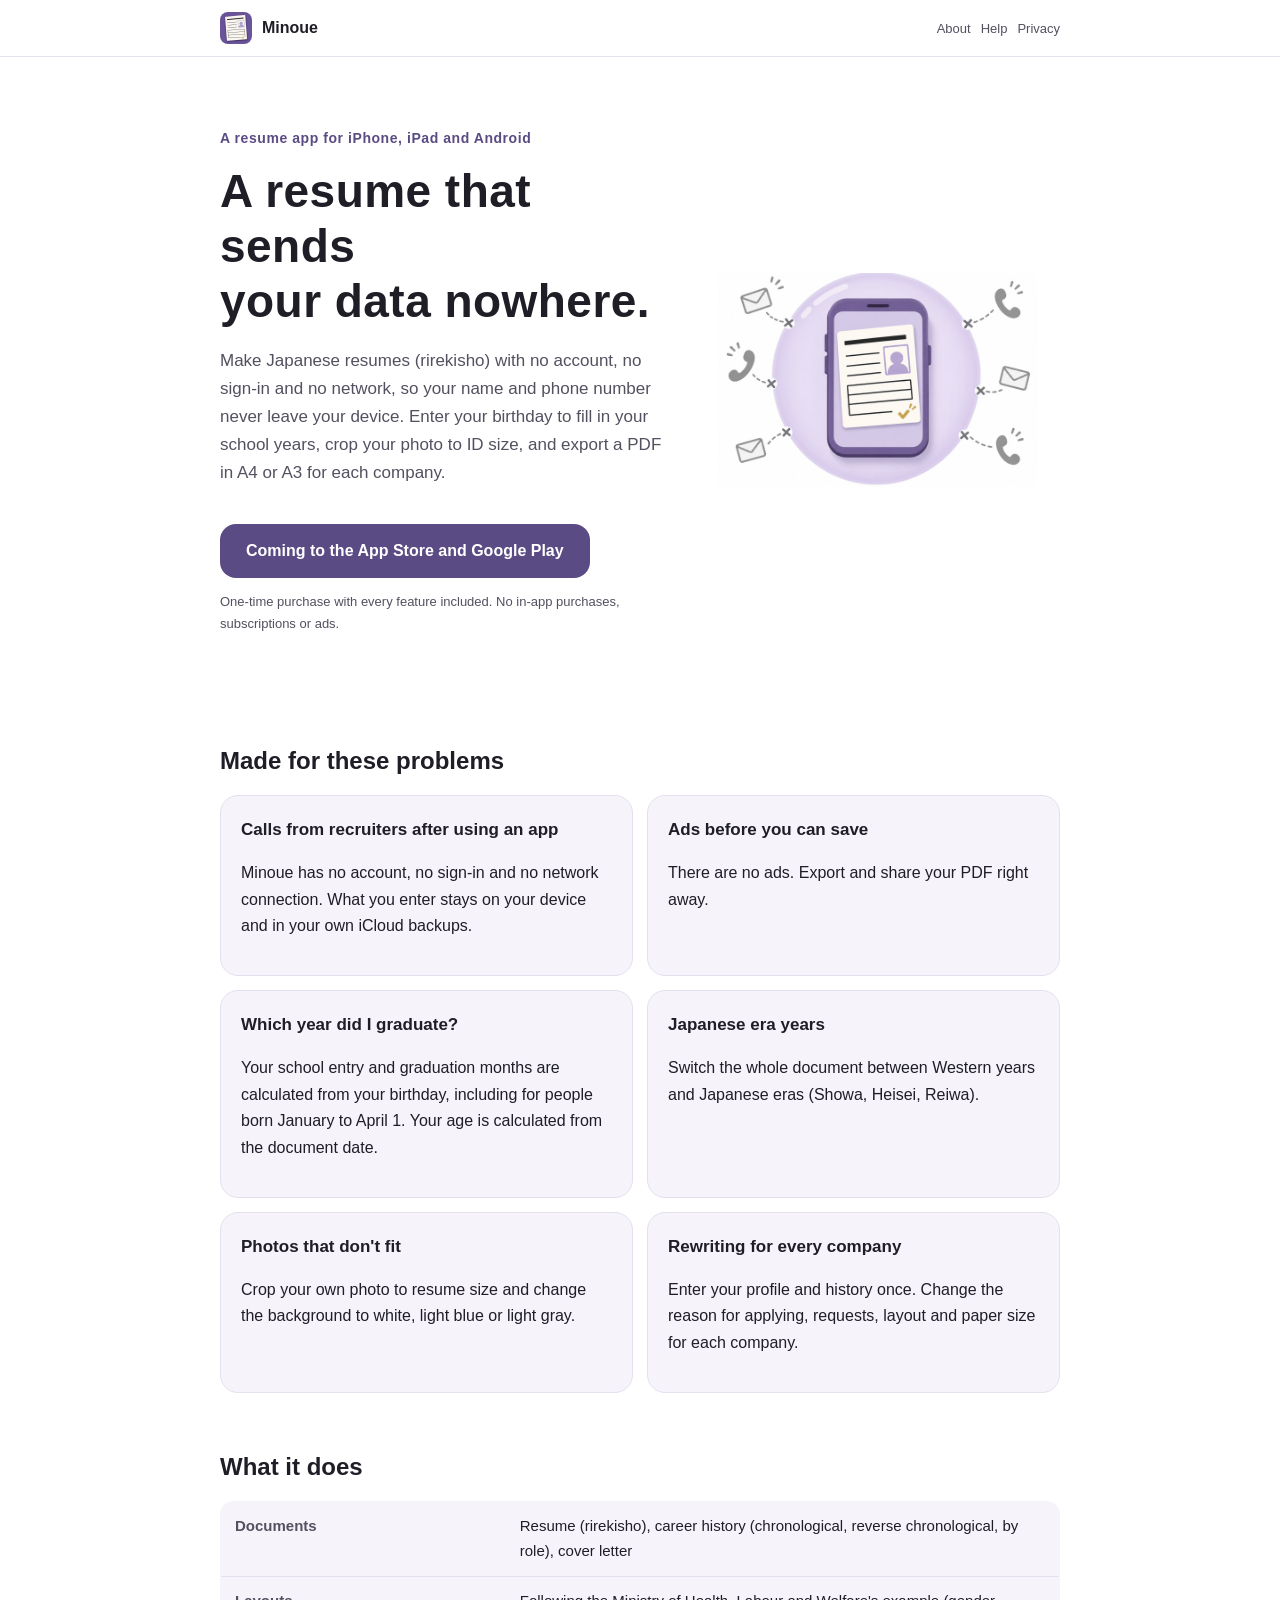
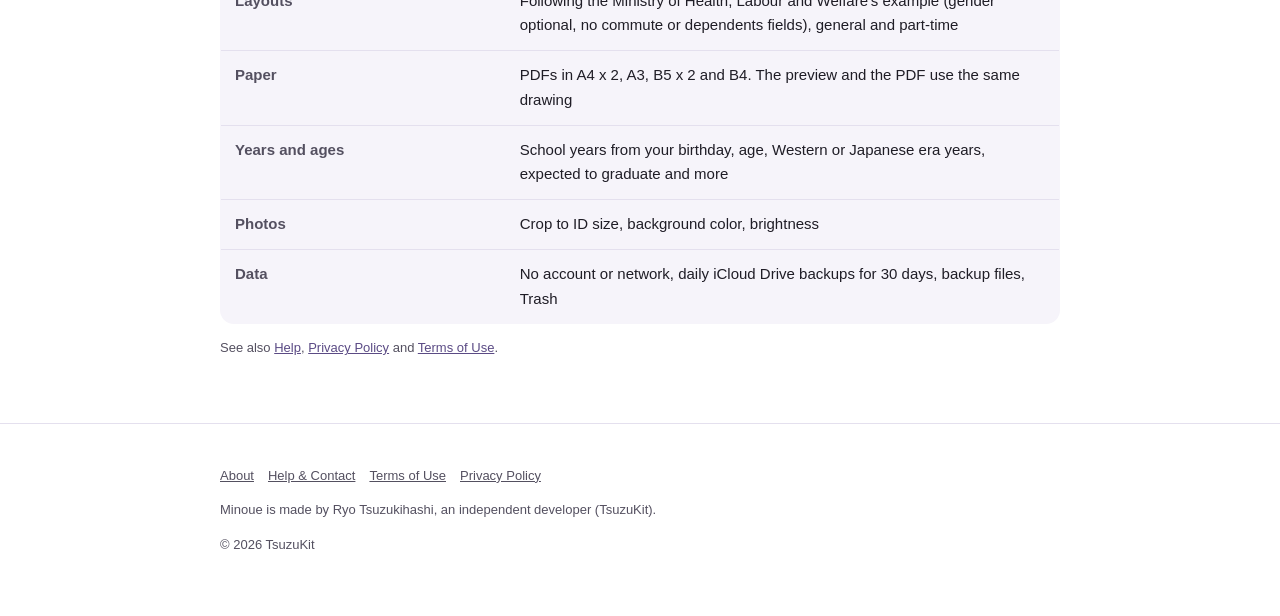
<file: index.html>
<!DOCTYPE html>
<html lang="ja" data-title-ja="みのうえ｜個人情報を送らない履歴書・職務経歴書・送付状" data-title-en="Minoue | Japanese resumes without an account">
<head>
<meta charset="UTF-8">
<meta name="viewport" content="width=device-width, initial-scale=1">
<script>(function(){var l=navigator.languages&&navigator.languages.length?navigator.languages:[navigator.language||"ja"],p="en";for(var i=0;i<l.length;i++){var c=String(l[i]).toLowerCase();if(c.indexOf("ja")===0){p="ja";break}if(c.indexOf("en")===0){p="en";break}}var d=document.documentElement;d.lang=p;var t=d.getAttribute("data-title-"+p);if(t){document.title=t}})();</script>
<title>みのうえ｜個人情報を送らない履歴書・職務経歴書・送付状</title>
<meta name="description" content="登録もログインも通信もしない履歴書のアプリ。生年月日から学歴の年・満年齢と和暦・証明写真の切り抜き・応募先ごとの版・A4/A3 の PDF。広告なしの買い切り。 / Make Japanese resumes (rirekisho), career history documents and cover letters without an account or network. School years from your birthday, ages and eras, ID photo cropping, PDFs. No ads.">
<meta property="og:title" content="みのうえ｜個人情報を送らない履歴書・職務経歴書・送付状">
<meta property="og:description" content="登録もログインも通信もしない履歴書のアプリ。生年月日から学歴の年・満年齢と和暦・証明写真の切り抜き・応募先ごとの版・A4/A3 の PDF。広告なしの買い切り。">
<meta property="og:type" content="website">
<meta property="og:url" content="https://minoue.tsuzukit.com/">
<meta property="og:image" content="https://minoue.tsuzukit.com/assets/og.jpg">
<link rel="icon" href="assets/icon.png">
<link rel="apple-touch-icon" href="assets/icon.png">
<link rel="stylesheet" href="style.css">
</head>
<body>
<div data-l="ja" lang="ja">
<header class="site"><div class="wrap">
<a class="brand" href="./"><img src="assets/icon.png" alt="" width="32" height="32">みのうえ</a>
<nav class="site"><a href="./">紹介</a><a href="support.html">使い方</a><a href="privacy.html">プライバシー</a></nav>
</div></header>
<main class="wrap">
<section class="hero">
<div>
<p class="eyebrow">iPhone・iPad・Android の履歴書アプリ</p>
<h1>個人情報を、<br>どこにも送らない履歴書。</h1>
<p class="lead">登録もログインも通信もしないので、あなたの名前や電話番号はどこにも渡りません。生年月日を入れると学歴の年が並び、写真は証明写真に切り抜き。応募先ごとに、A4 や A3 の PDF にできます。</p>
<a class="cta" href="#store" id="store">App Store・Google Play で配信予定</a>
<p class="note">買い切りで全部の機能が使えます。アプリ内課金・サブスクリプション・広告はありません。</p>
</div>
<img src="assets/hero.jpg" alt="スマホの中の履歴書を、やわらかい円が包んで守っているイラスト" width="360">
</section>

<h2>こんな困りごとのために</h2>
<div class="grid two">
<div class="card"><h3>アプリを使ったら電話がかかってくる</h3><p>みのうえは登録もログインもなく、通信もしません。入れたことは端末の中（と、あなたの iCloud の控え）だけにあります。</p></div>
<div class="card"><h3>広告を見ないと保存できない</h3><p>広告はありません。PDF にするのも、送るのも、そのままできます。</p></div>
<div class="card"><h3>入学・卒業の年が分からない</h3><p>生年月日から、小学校から大学までの入学・卒業の年月を出します（早生まれも）。満年齢も書類の日付で自動です。</p></div>
<div class="card"><h3>和暦で書きたい</h3><p>西暦と和暦（昭和・平成・令和）を、書面全体で切りかえられます。</p></div>
<div class="card"><h3>写真がうまく入らない</h3><p>手持ちの写真から証明写真の大きさに切り抜き、背景を白・淡い青・淡いグレーにできます。</p></div>
<div class="card"><h3>会社ごとに書き直すのが大変</h3><p>プロフィールと学歴・職歴は1回だけ。応募先ごとに、志望の動機や本人希望、様式、紙の大きさを変えられます。</p></div>
</div>

<h2>できること</h2>
<table>
<tr><th>書類</th><td>履歴書・職務経歴書（編年式・逆編年式・キャリア式）・送付状</td></tr>
<tr><th>様式</th><td>厚生労働省の様式例に沿った形（性別は任意・通勤時間や扶養の欄なし）・一般・アルバイト用</td></tr>
<tr><th>紙</th><td>A4 2枚・A3・B5 2枚・B4 の PDF。下見と PDF は同じ描き方</td></tr>
<tr><th>年と年齢</th><td>生年月日から学歴の年・満年齢・西暦と和暦・卒業見込み／高卒認定／在学中／入職 など</td></tr>
<tr><th>写真</th><td>証明写真の大きさに切り抜き・背景の色・明るさ</td></tr>
<tr><th>データ</th><td>登録・通信なし・iCloud Drive に毎日の控え 30日・控えのファイル・ゴミ箱</td></tr>
</table>
<p class="note"><a href="support.html">使い方</a>・<a href="privacy.html">プライバシーポリシー</a>・<a href="terms.html">利用規約</a>もご覧ください。</p>
</main>
<footer class="site"><div class="wrap">
<p><a href="./">紹介</a><a href="support.html">使い方とお問い合わせ</a><a href="terms.html">利用規約</a><a href="privacy.html">プライバシーポリシー</a></p>
<p>みのうえは、個人開発者の續橋涼（TsuzuKit）が作っているアプリです。</p>
<p>© 2026 TsuzuKit</p>
</div></footer>
</div>
<div data-l="en" lang="en">
<header class="site"><div class="wrap">
<a class="brand" href="./"><img src="assets/icon.png" alt="" width="32" height="32">Minoue</a>
<nav class="site"><a href="./">About</a><a href="support.html">Help</a><a href="privacy.html">Privacy</a></nav>
</div></header>
<main class="wrap">
<section class="hero">
<div>
<p class="eyebrow">A resume app for iPhone, iPad and Android</p>
<h1>A resume that sends<br>your data nowhere.</h1>
<p class="lead">Make Japanese resumes (rirekisho) with no account, no sign-in and no network, so your name and phone number never leave your device. Enter your birthday to fill in your school years, crop your photo to ID size, and export a PDF in A4 or A3 for each company.</p>
<a class="cta" href="#store" id="store">Coming to the App Store and Google Play</a>
<p class="note">One-time purchase with every feature included. No in-app purchases, subscriptions or ads.</p>
</div>
<img src="assets/hero.jpg" alt="Illustration of a resume inside a phone, protected by a soft circle" width="360">
</section>

<h2>Made for these problems</h2>
<div class="grid two">
<div class="card"><h3>Calls from recruiters after using an app</h3><p>Minoue has no account, no sign-in and no network connection. What you enter stays on your device and in your own iCloud backups.</p></div>
<div class="card"><h3>Ads before you can save</h3><p>There are no ads. Export and share your PDF right away.</p></div>
<div class="card"><h3>Which year did I graduate?</h3><p>Your school entry and graduation months are calculated from your birthday, including for people born January to April 1. Your age is calculated from the document date.</p></div>
<div class="card"><h3>Japanese era years</h3><p>Switch the whole document between Western years and Japanese eras (Showa, Heisei, Reiwa).</p></div>
<div class="card"><h3>Photos that don't fit</h3><p>Crop your own photo to resume size and change the background to white, light blue or light gray.</p></div>
<div class="card"><h3>Rewriting for every company</h3><p>Enter your profile and history once. Change the reason for applying, requests, layout and paper size for each company.</p></div>
</div>

<h2>What it does</h2>
<table>
<tr><th>Documents</th><td>Resume (rirekisho), career history (chronological, reverse chronological, by role), cover letter</td></tr>
<tr><th>Layouts</th><td>Following the Ministry of Health, Labour and Welfare's example (gender optional, no commute or dependents fields), general and part-time</td></tr>
<tr><th>Paper</th><td>PDFs in A4 x 2, A3, B5 x 2 and B4. The preview and the PDF use the same drawing</td></tr>
<tr><th>Years and ages</th><td>School years from your birthday, age, Western or Japanese era years, expected to graduate and more</td></tr>
<tr><th>Photos</th><td>Crop to ID size, background color, brightness</td></tr>
<tr><th>Data</th><td>No account or network, daily iCloud Drive backups for 30 days, backup files, Trash</td></tr>
</table>
<p class="note">See also <a href="support.html">Help</a>, <a href="privacy.html">Privacy Policy</a> and <a href="terms.html">Terms of Use</a>.</p>
</main>
<footer class="site"><div class="wrap">
<p><a href="./">About</a><a href="support.html">Help & Contact</a><a href="terms.html">Terms of Use</a><a href="privacy.html">Privacy Policy</a></p>
<p>Minoue is made by Ryo Tsuzukihashi, an independent developer (TsuzuKit).</p>
<p>© 2026 TsuzuKit</p>
</div></footer>
</div>
</body>
</html>
</file>
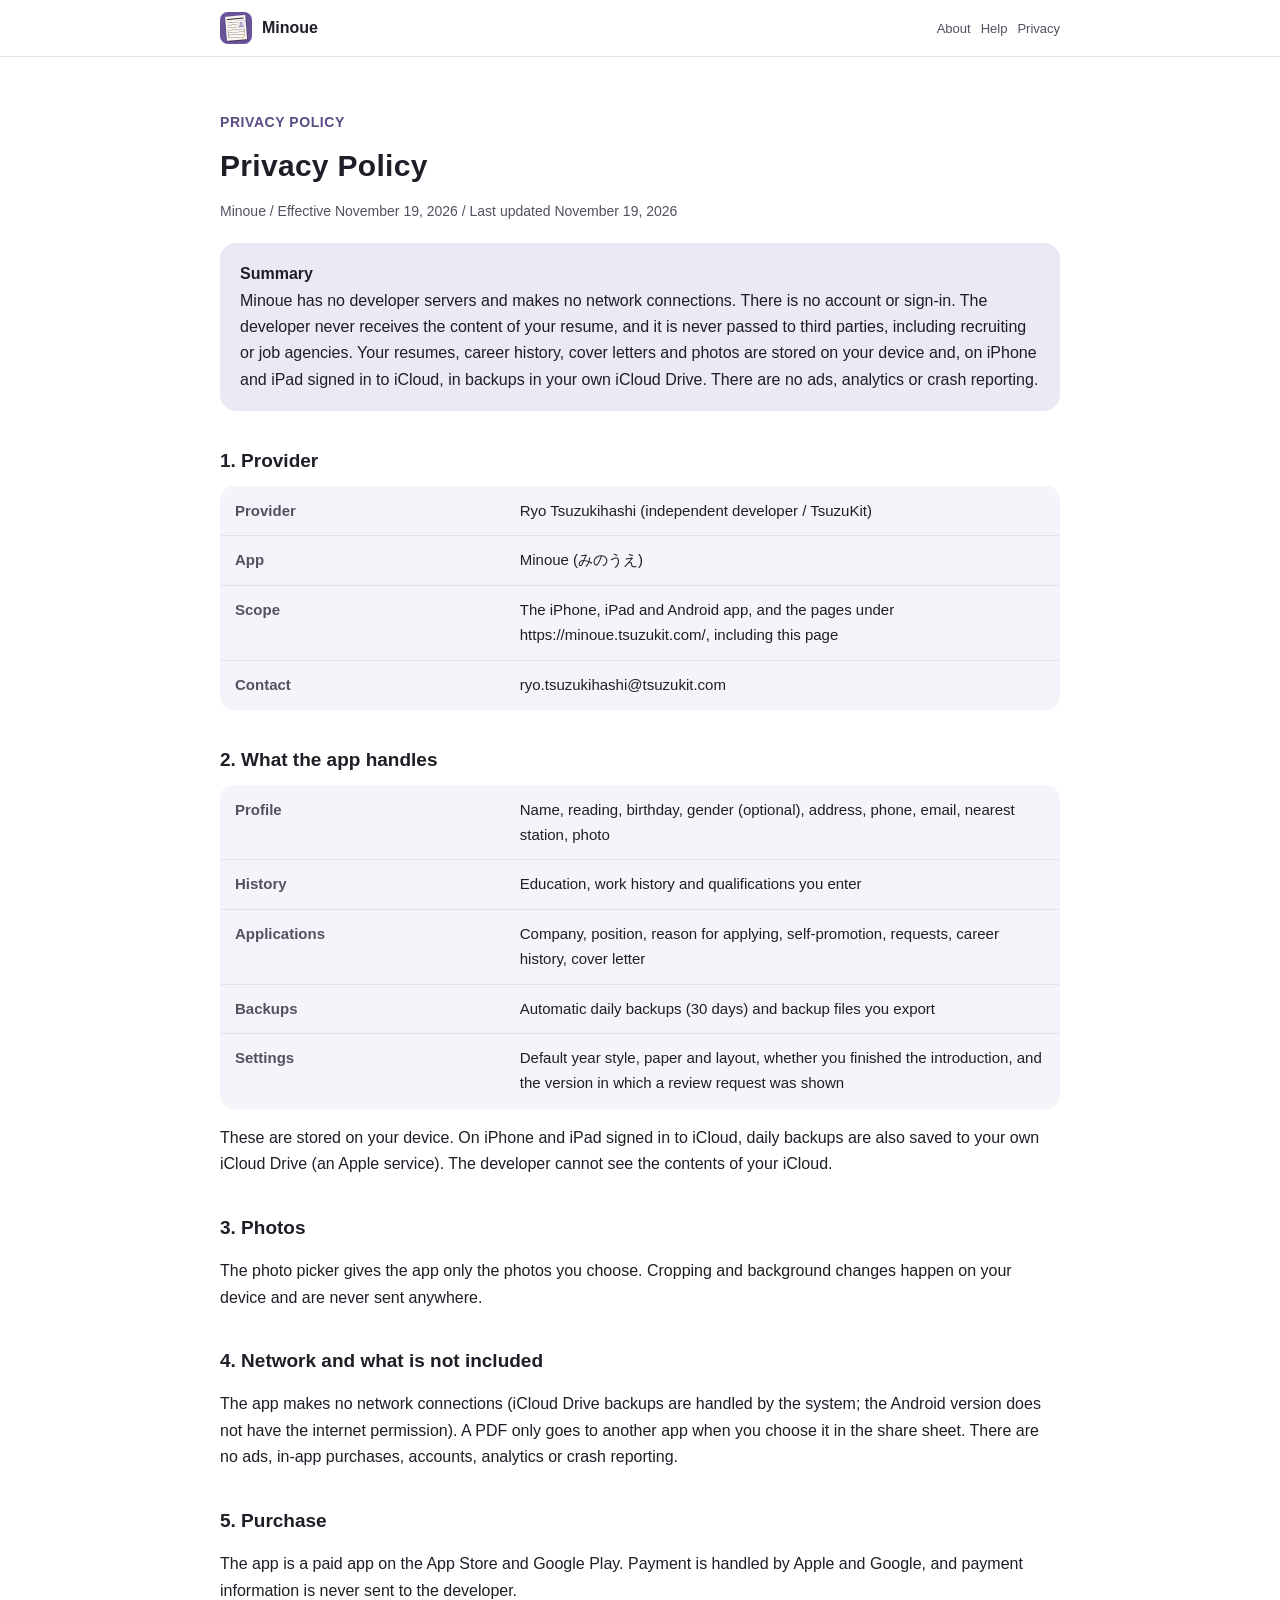
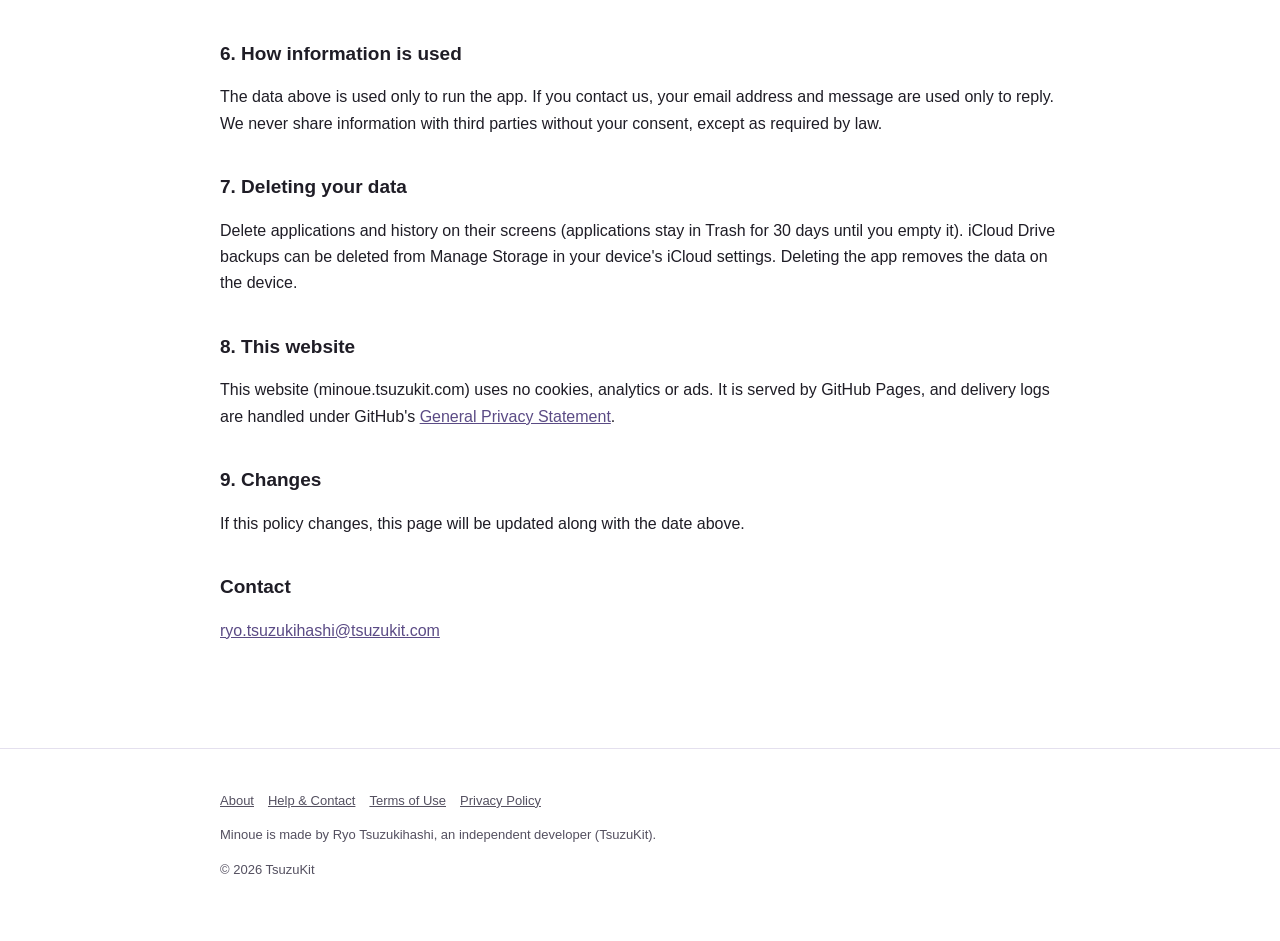
<file: privacy.html>
<!DOCTYPE html>
<html lang="ja" data-title-ja="プライバシーポリシー - みのうえ" data-title-en="Privacy Policy - Minoue">
<head>
<meta charset="UTF-8">
<meta name="viewport" content="width=device-width, initial-scale=1">
<script>(function(){var l=navigator.languages&&navigator.languages.length?navigator.languages:[navigator.language||"ja"],p="en";for(var i=0;i<l.length;i++){var c=String(l[i]).toLowerCase();if(c.indexOf("ja")===0){p="ja";break}if(c.indexOf("en")===0){p="en";break}}var d=document.documentElement;d.lang=p;var t=d.getAttribute("data-title-"+p);if(t){document.title=t}})();</script>
<title>プライバシーポリシー - みのうえ</title>
<meta name="description" content="みのうえのプライバシーポリシー。開発者は個人情報を集めず、アプリは通信しません。履歴書の中身は端末と、あなたの iCloud の控えの中だけに保存します。 / Privacy Policy for Minoue. The developer collects no personal information and the app makes no network connections. Your resume stays on your device and in your own iCloud backups.">
<meta property="og:title" content="プライバシーポリシー - みのうえ">
<meta property="og:description" content="みのうえのプライバシーポリシー。開発者は個人情報を集めず、アプリは通信しません。履歴書の中身は端末と、あなたの iCloud の控えの中だけに保存します。">
<meta property="og:type" content="website">
<meta property="og:url" content="https://minoue.tsuzukit.com/privacy.html">
<meta property="og:image" content="https://minoue.tsuzukit.com/assets/og.jpg">
<link rel="icon" href="assets/icon.png">
<link rel="apple-touch-icon" href="assets/icon.png">
<link rel="stylesheet" href="style.css">
</head>
<body>
<div data-l="ja" lang="ja">
<header class="site"><div class="wrap">
<a class="brand" href="./"><img src="assets/icon.png" alt="" width="32" height="32">みのうえ</a>
<nav class="site"><a href="./">紹介</a><a href="support.html">使い方</a><a href="privacy.html">プライバシー</a></nav>
</div></header>
<main class="wrap">
<article class="doc">
<p class="eyebrow">PRIVACY POLICY</p>
<h1>プライバシーポリシー</h1>
<p class="meta">みのうえ／制定日 2026年11月19日／改定日 2026年11月19日</p>
<div class="summary"><strong>このポリシーの要旨</strong><br>みのうえは、開発者のサーバーを持たず、通信もしないアプリです。アカウント登録やログインはなく、開発者があなたの履歴書の中身を受け取ることはありません。第三者（求人・転職の会社を含む）に渡すこともありません。履歴書・職務経歴書・送付状・写真は、端末の中と、iCloud に入っている iPhone・iPad ではあなたの iCloud Drive の控えの中だけに保存します。広告、分析ツール、クラッシュを報告する仕組みは入れていません。</div>
<h2>1. 提供者</h2>
<table>
<tr><th>提供者</th><td>續橋涼（個人開発者 / TsuzuKit）</td></tr>
<tr><th>アプリ名</th><td>みのうえ（英語名 Minoue）</td></tr>
<tr><th>対象</th><td>iPhone・iPad・Android 向けアプリと、このページを含む https://minoue.tsuzukit.com/ 配下のページ</td></tr>
<tr><th>連絡先</th><td>ryo.tsuzukihashi@tsuzukit.com</td></tr>
</table>
<h2>2. アプリが扱うもの</h2>
<table>
<tr><th>プロフィール</th><td>氏名・ふりがな・生年月日・性別（任意）・住所・電話・メール・最寄り駅・写真</td></tr>
<tr><th>学歴・職歴・免許資格</th><td>あなたが入れた年月と内容</td></tr>
<tr><th>応募先</th><td>会社名・職種・志望の動機・自己PR・本人希望・職務経歴書・送付状</td></tr>
<tr><th>控え</th><td>毎日の自動の控え（30日）と、あなたが書き出した控えのファイル</td></tr>
<tr><th>アプリの設定</th><td>年号・紙・様式の既定・案内を終えたかどうか・レビューのお願いを出した版</td></tr>
</table>
<p>これらは端末の中に保存します。iCloud に入っている iPhone・iPad では、毎日の控えをあなたの iCloud Drive にも置きます（Apple のサービス）。開発者は、あなたの iCloud の中身を見ることはできません。</p>
<h2>3. 写真</h2>
<p>写真は、写真のピッカーであなたが選んだものだけを使います。切り抜きと背景の処理は端末の中で行い、どこにも送りません。</p>
<h2>4. 通信と、入れていないもの</h2>
<p>本アプリは通信をしません（iCloud Drive の控えは OS が扱います。Android 版はインターネットの権限を持ちません）。PDF をほかのアプリに渡すのは、あなたが共有シートで選んだときだけです。広告・アプリ内課金・アカウント登録・分析ツール・クラッシュの報告は入れていません。</p>
<h2>5. 購入</h2>
<p>本アプリは App Store と Google Play の有料アプリです。お支払いは Apple・Google が処理し、支払いの情報は開発者には届きません。</p>
<h2>6. 情報を使う目的</h2>
<p>上のものは、アプリを動かすためだけに使います。お問い合わせをいただいたときは、メールアドレスと内容をお返事のためだけに使います。法令にもとづく場合を除き、本人の同意なく第三者に渡すことはありません。</p>
<h2>7. 消したいとき</h2>
<p>応募先・学歴などはそれぞれの画面で消せます（応募先はゴミ箱に30日あり、ゴミ箱を空にすると消えます）。iCloud Drive の控えは、端末の設定の iCloud の「ストレージを管理」から消せます。アプリを消すと、端末の中のデータは消えます。</p>
<h2>8. このウェブサイトについて</h2>
<p>このサイト（minoue.tsuzukit.com）は、Cookie も、アクセスを計測する仕組みも、広告も使っていません。サイトは GitHub Pages で配信しており、配信の記録は GitHub の <a href="https://docs.github.com/ja/site-policy/privacy-policies/github-general-privacy-statement">プライバシーについての声明</a> に沿って扱われます。</p>
<h2>9. 改定</h2>
<p>このポリシーを変えるときは、このページを書きかえ、上の改定日を新しくします。</p>
<h2>お問い合わせ</h2>
<p><a href="mailto:ryo.tsuzukihashi@tsuzukit.com">ryo.tsuzukihashi@tsuzukit.com</a></p>
</article>
</main>
<footer class="site"><div class="wrap">
<p><a href="./">紹介</a><a href="support.html">使い方とお問い合わせ</a><a href="terms.html">利用規約</a><a href="privacy.html">プライバシーポリシー</a></p>
<p>みのうえは、個人開発者の續橋涼（TsuzuKit）が作っているアプリです。</p>
<p>© 2026 TsuzuKit</p>
</div></footer>
</div>
<div data-l="en" lang="en">
<header class="site"><div class="wrap">
<a class="brand" href="./"><img src="assets/icon.png" alt="" width="32" height="32">Minoue</a>
<nav class="site"><a href="./">About</a><a href="support.html">Help</a><a href="privacy.html">Privacy</a></nav>
</div></header>
<main class="wrap">
<article class="doc">
<p class="eyebrow">PRIVACY POLICY</p>
<h1>Privacy Policy</h1>
<p class="meta">Minoue / Effective November 19, 2026 / Last updated November 19, 2026</p>
<div class="summary"><strong>Summary</strong><br>Minoue has no developer servers and makes no network connections. There is no account or sign-in. The developer never receives the content of your resume, and it is never passed to third parties, including recruiting or job agencies. Your resumes, career history, cover letters and photos are stored on your device and, on iPhone and iPad signed in to iCloud, in backups in your own iCloud Drive. There are no ads, analytics or crash reporting.</div>
<h2>1. Provider</h2>
<table>
<tr><th>Provider</th><td>Ryo Tsuzukihashi (independent developer / TsuzuKit)</td></tr>
<tr><th>App</th><td>Minoue (みのうえ)</td></tr>
<tr><th>Scope</th><td>The iPhone, iPad and Android app, and the pages under https://minoue.tsuzukit.com/, including this page</td></tr>
<tr><th>Contact</th><td>ryo.tsuzukihashi@tsuzukit.com</td></tr>
</table>
<h2>2. What the app handles</h2>
<table>
<tr><th>Profile</th><td>Name, reading, birthday, gender (optional), address, phone, email, nearest station, photo</td></tr>
<tr><th>History</th><td>Education, work history and qualifications you enter</td></tr>
<tr><th>Applications</th><td>Company, position, reason for applying, self-promotion, requests, career history, cover letter</td></tr>
<tr><th>Backups</th><td>Automatic daily backups (30 days) and backup files you export</td></tr>
<tr><th>Settings</th><td>Default year style, paper and layout, whether you finished the introduction, and the version in which a review request was shown</td></tr>
</table>
<p>These are stored on your device. On iPhone and iPad signed in to iCloud, daily backups are also saved to your own iCloud Drive (an Apple service). The developer cannot see the contents of your iCloud.</p>
<h2>3. Photos</h2>
<p>The photo picker gives the app only the photos you choose. Cropping and background changes happen on your device and are never sent anywhere.</p>
<h2>4. Network and what is not included</h2>
<p>The app makes no network connections (iCloud Drive backups are handled by the system; the Android version does not have the internet permission). A PDF only goes to another app when you choose it in the share sheet. There are no ads, in-app purchases, accounts, analytics or crash reporting.</p>
<h2>5. Purchase</h2>
<p>The app is a paid app on the App Store and Google Play. Payment is handled by Apple and Google, and payment information is never sent to the developer.</p>
<h2>6. How information is used</h2>
<p>The data above is used only to run the app. If you contact us, your email address and message are used only to reply. We never share information with third parties without your consent, except as required by law.</p>
<h2>7. Deleting your data</h2>
<p>Delete applications and history on their screens (applications stay in Trash for 30 days until you empty it). iCloud Drive backups can be deleted from Manage Storage in your device's iCloud settings. Deleting the app removes the data on the device.</p>
<h2>8. This website</h2>
<p>This website (minoue.tsuzukit.com) uses no cookies, analytics or ads. It is served by GitHub Pages, and delivery logs are handled under GitHub's <a href="https://docs.github.com/en/site-policy/privacy-policies/github-general-privacy-statement">General Privacy Statement</a>.</p>
<h2>9. Changes</h2>
<p>If this policy changes, this page will be updated along with the date above.</p>
<h2>Contact</h2>
<p><a href="mailto:ryo.tsuzukihashi@tsuzukit.com">ryo.tsuzukihashi@tsuzukit.com</a></p>
</article>
</main>
<footer class="site"><div class="wrap">
<p><a href="./">About</a><a href="support.html">Help & Contact</a><a href="terms.html">Terms of Use</a><a href="privacy.html">Privacy Policy</a></p>
<p>Minoue is made by Ryo Tsuzukihashi, an independent developer (TsuzuKit).</p>
<p>© 2026 TsuzuKit</p>
</div></footer>
</div>
</body>
</html>
</file>
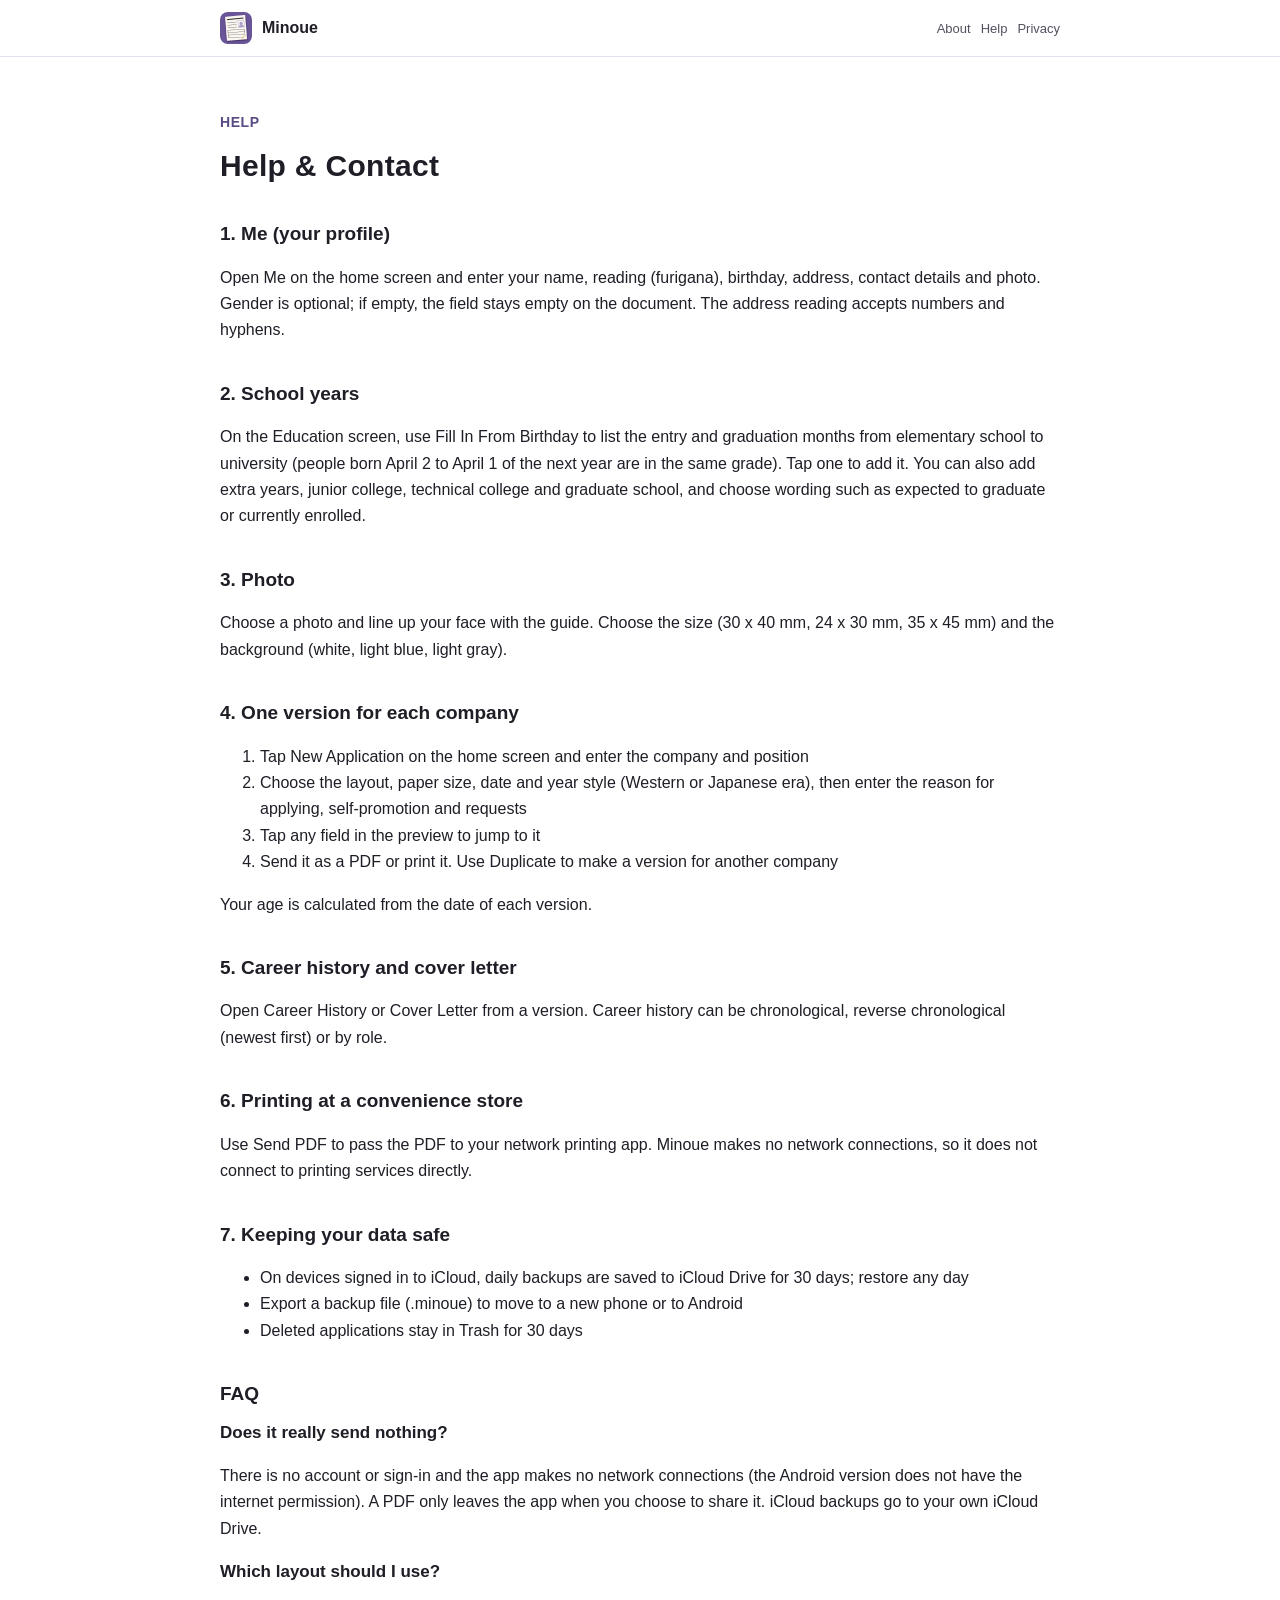
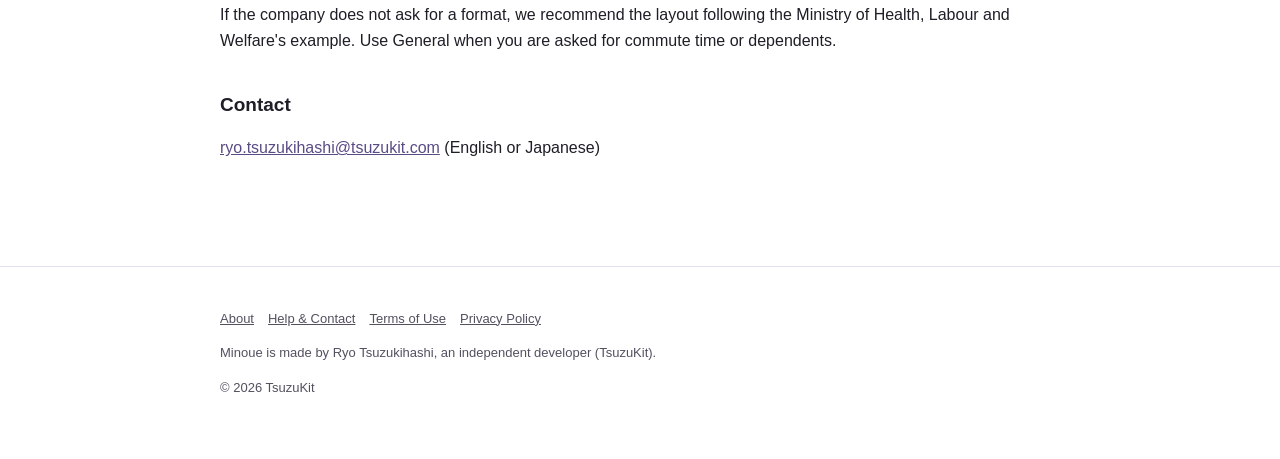
<file: support.html>
<!DOCTYPE html>
<html lang="ja" data-title-ja="使い方とお問い合わせ - みのうえ" data-title-en="Help &amp; Contact - Minoue">
<head>
<meta charset="UTF-8">
<meta name="viewport" content="width=device-width, initial-scale=1">
<script>(function(){var l=navigator.languages&&navigator.languages.length?navigator.languages:[navigator.language||"ja"],p="en";for(var i=0;i<l.length;i++){var c=String(l[i]).toLowerCase();if(c.indexOf("ja")===0){p="ja";break}if(c.indexOf("en")===0){p="en";break}}var d=document.documentElement;d.lang=p;var t=d.getAttribute("data-title-"+p);if(t){document.title=t}})();</script>
<title>使い方とお問い合わせ - みのうえ</title>
<meta name="description" content="みのうえの使い方（わたし・学歴の年・写真・応募先・職務経歴書・送付状・PDF・控え）とよくあるご質問、お問い合わせ。 / How to use Minoue (profile, school years, photo, applications, career history, cover letter, PDF, backups), FAQ and contact.">
<meta property="og:title" content="使い方とお問い合わせ - みのうえ">
<meta property="og:description" content="みのうえの使い方（わたし・学歴の年・写真・応募先・職務経歴書・送付状・PDF・控え）とよくあるご質問、お問い合わせ。">
<meta property="og:type" content="website">
<meta property="og:url" content="https://minoue.tsuzukit.com/support.html">
<meta property="og:image" content="https://minoue.tsuzukit.com/assets/og.jpg">
<link rel="icon" href="assets/icon.png">
<link rel="apple-touch-icon" href="assets/icon.png">
<link rel="stylesheet" href="style.css">
</head>
<body>
<div data-l="ja" lang="ja">
<header class="site"><div class="wrap">
<a class="brand" href="./"><img src="assets/icon.png" alt="" width="32" height="32">みのうえ</a>
<nav class="site"><a href="./">紹介</a><a href="support.html">使い方</a><a href="privacy.html">プライバシー</a></nav>
</div></header>
<main class="wrap">
<article class="doc">
<p class="eyebrow">HELP</p>
<h1>使い方とお問い合わせ</h1>
<h2>1. わたし（プロフィール）</h2>
<p>ホームの［わたし］で、氏名・ふりがな・生年月日・住所・連絡先・写真を入れます。性別は任意で、空のままでも書面の欄は空になります。住所のふりがなには、数字やハイフンもそのまま入ります。</p>
<h2>2. 学歴の年を出す</h2>
<p>学歴の画面で［生年月日から年を出す］を押すと、小学校から大学までの入学・卒業の年月が候補に並びます（4月2日から翌年4月1日生まれが同じ学年です）。押すと行に入ります。浪人・留年・短大・高専・大学院の年も足せます。卒業見込み・高卒認定・在学中なども選べます。</p>
<h2>3. 写真</h2>
<p>写真を選び、顔の位置の目安の線に合わせて大きさを決めます。証明写真の大きさ（30×40mm・24×30mm・35×45mm）と、背景（白・淡い青・淡いグレー）を選べます。</p>
<h2>4. 応募先ごとに作る</h2>
<ol>
<li>ホームの［応募先をつくる］で、会社名と職種を入れます</li>
<li>様式・紙の大きさ・日付・年号（西暦／和暦）を選び、志望の動機・自己PR・本人希望などを入れます</li>
<li>上の下見で、書面の欄を押すと、その欄の入力に移ります</li>
<li>［PDF を送る］か［印刷］。別の会社には［複製］で版を作れます</li>
</ol>
<p>満年齢は、その版の日付で計算します。</p>
<h2>5. 職務経歴書と送付状</h2>
<p>版の画面の［職務経歴書］［送付状］で作ります。職務経歴書は編年式・逆編年式（新しい順）・キャリア式（職種ごと）を切りかえられます。</p>
<h2>6. コンビニで印刷するとき</h2>
<p>［PDF を送る］で、お使いのネットプリントなどのアプリに PDF を渡してください。みのうえ自身は通信しないので、印刷のサービスには直接つながりません。</p>
<h2>7. データを守る</h2>
<ul>
<li>iCloud に入っている端末では、毎日の控えを iCloud Drive に置きます（30日・どの日にも戻せます）</li>
<li>［控えのファイルを書き出す］で、ファイル（.minoue）に保存できます。機種変更や Android との移し替えに使えます</li>
<li>消した応募先はゴミ箱に30日あります</li>
</ul>
<h2>よくあるご質問</h2>
<h3>本当にどこにも送らないのですか</h3>
<p>みのうえは登録もログインもなく、通信をしません（Android 版はインターネットの権限を持ちません）。PDF を送るのは、あなたが共有シートで選んだときだけです。iCloud の控えは、あなたの Apple アカウントの iCloud Drive に入ります。</p>
<h3>どの様式を使えばよいですか</h3>
<p>応募先から指定が無ければ、厚生労働省の様式例に沿った形をおすすめします。通勤時間や扶養の欄を求められたときは「一般」を使ってください。</p>
<h2>お問い合わせ</h2>
<p><a href="mailto:ryo.tsuzukihashi@tsuzukit.com">ryo.tsuzukihashi@tsuzukit.com</a>（日本語・英語でお返事します）</p>
</article>
</main>
<footer class="site"><div class="wrap">
<p><a href="./">紹介</a><a href="support.html">使い方とお問い合わせ</a><a href="terms.html">利用規約</a><a href="privacy.html">プライバシーポリシー</a></p>
<p>みのうえは、個人開発者の續橋涼（TsuzuKit）が作っているアプリです。</p>
<p>© 2026 TsuzuKit</p>
</div></footer>
</div>
<div data-l="en" lang="en">
<header class="site"><div class="wrap">
<a class="brand" href="./"><img src="assets/icon.png" alt="" width="32" height="32">Minoue</a>
<nav class="site"><a href="./">About</a><a href="support.html">Help</a><a href="privacy.html">Privacy</a></nav>
</div></header>
<main class="wrap">
<article class="doc">
<p class="eyebrow">HELP</p>
<h1>Help &amp; Contact</h1>
<h2>1. Me (your profile)</h2>
<p>Open Me on the home screen and enter your name, reading (furigana), birthday, address, contact details and photo. Gender is optional; if empty, the field stays empty on the document. The address reading accepts numbers and hyphens.</p>
<h2>2. School years</h2>
<p>On the Education screen, use Fill In From Birthday to list the entry and graduation months from elementary school to university (people born April 2 to April 1 of the next year are in the same grade). Tap one to add it. You can also add extra years, junior college, technical college and graduate school, and choose wording such as expected to graduate or currently enrolled.</p>
<h2>3. Photo</h2>
<p>Choose a photo and line up your face with the guide. Choose the size (30 x 40 mm, 24 x 30 mm, 35 x 45 mm) and the background (white, light blue, light gray).</p>
<h2>4. One version for each company</h2>
<ol>
<li>Tap New Application on the home screen and enter the company and position</li>
<li>Choose the layout, paper size, date and year style (Western or Japanese era), then enter the reason for applying, self-promotion and requests</li>
<li>Tap any field in the preview to jump to it</li>
<li>Send it as a PDF or print it. Use Duplicate to make a version for another company</li>
</ol>
<p>Your age is calculated from the date of each version.</p>
<h2>5. Career history and cover letter</h2>
<p>Open Career History or Cover Letter from a version. Career history can be chronological, reverse chronological (newest first) or by role.</p>
<h2>6. Printing at a convenience store</h2>
<p>Use Send PDF to pass the PDF to your network printing app. Minoue makes no network connections, so it does not connect to printing services directly.</p>
<h2>7. Keeping your data safe</h2>
<ul>
<li>On devices signed in to iCloud, daily backups are saved to iCloud Drive for 30 days; restore any day</li>
<li>Export a backup file (.minoue) to move to a new phone or to Android</li>
<li>Deleted applications stay in Trash for 30 days</li>
</ul>
<h2>FAQ</h2>
<h3>Does it really send nothing?</h3>
<p>There is no account or sign-in and the app makes no network connections (the Android version does not have the internet permission). A PDF only leaves the app when you choose to share it. iCloud backups go to your own iCloud Drive.</p>
<h3>Which layout should I use?</h3>
<p>If the company does not ask for a format, we recommend the layout following the Ministry of Health, Labour and Welfare's example. Use General when you are asked for commute time or dependents.</p>
<h2>Contact</h2>
<p><a href="mailto:ryo.tsuzukihashi@tsuzukit.com">ryo.tsuzukihashi@tsuzukit.com</a> (English or Japanese)</p>
</article>
</main>
<footer class="site"><div class="wrap">
<p><a href="./">About</a><a href="support.html">Help & Contact</a><a href="terms.html">Terms of Use</a><a href="privacy.html">Privacy Policy</a></p>
<p>Minoue is made by Ryo Tsuzukihashi, an independent developer (TsuzuKit).</p>
<p>© 2026 TsuzuKit</p>
</div></footer>
</div>
</body>
</html>
</file>
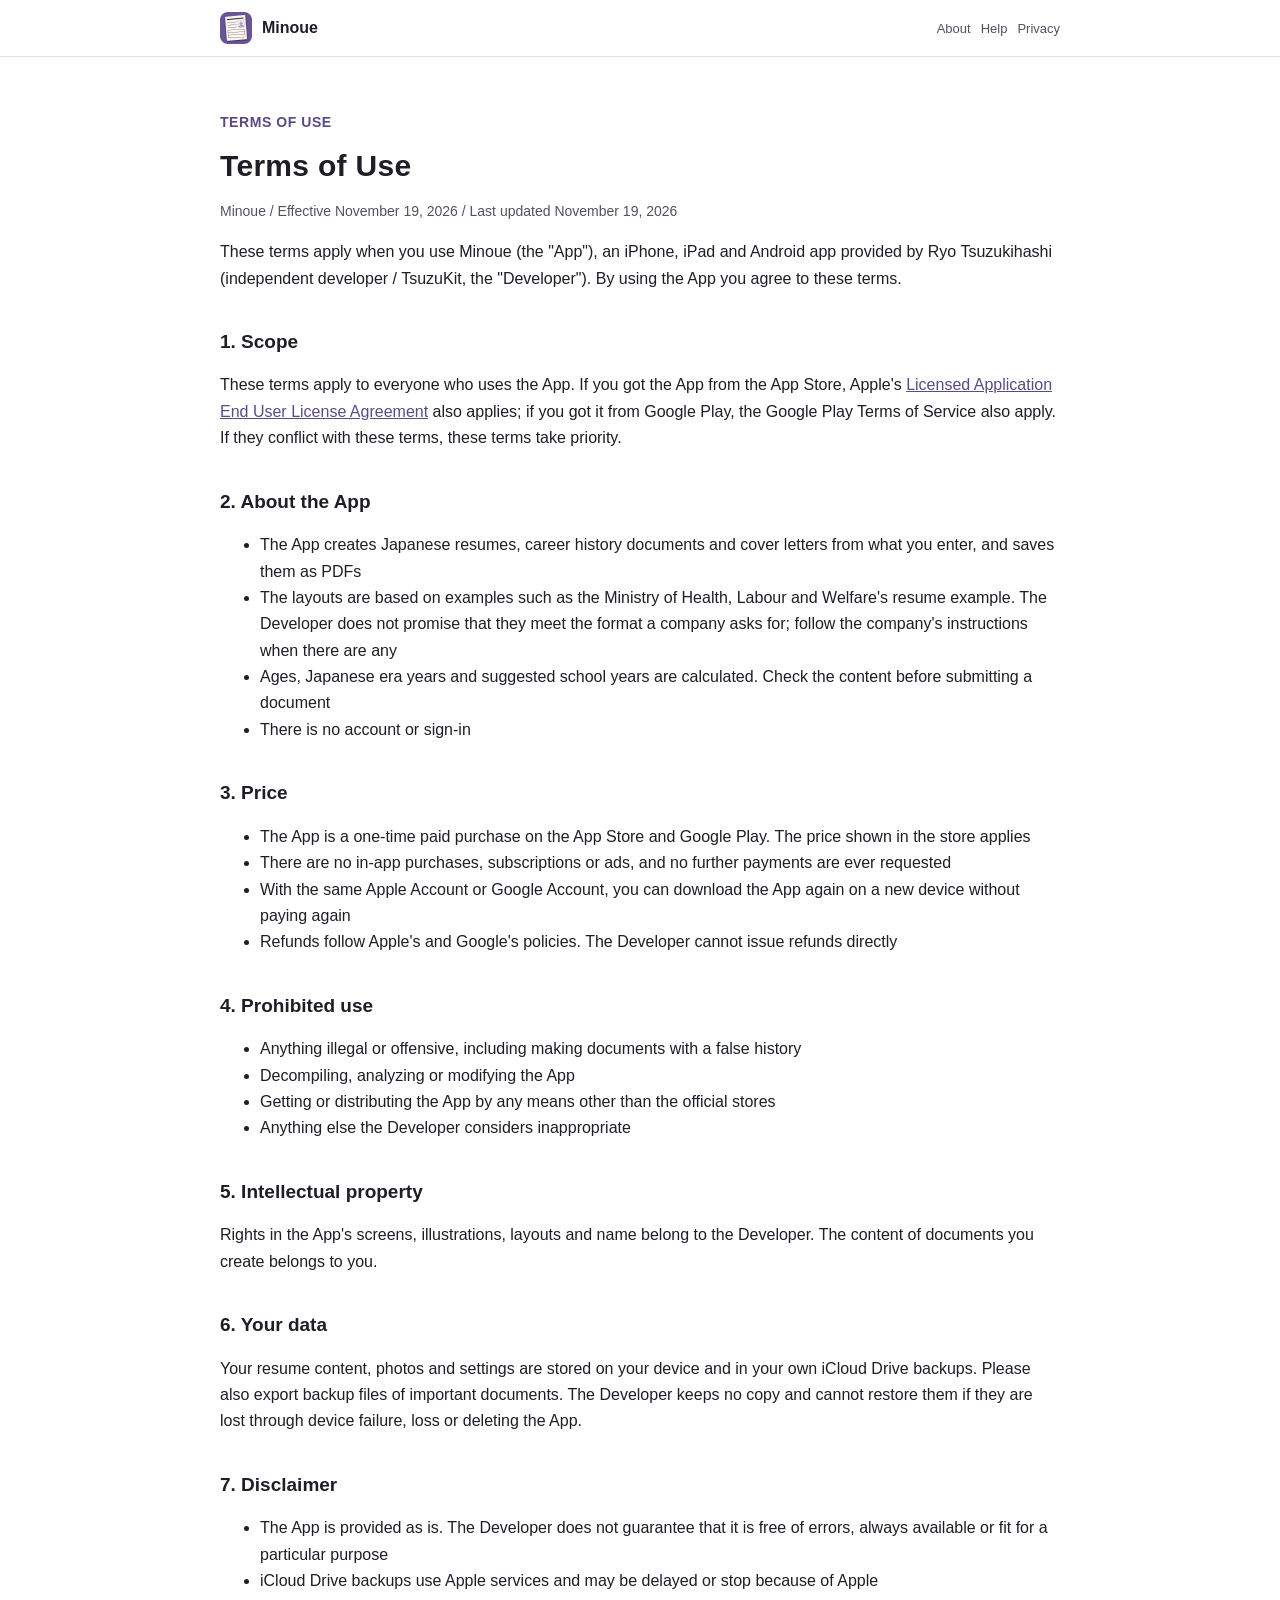
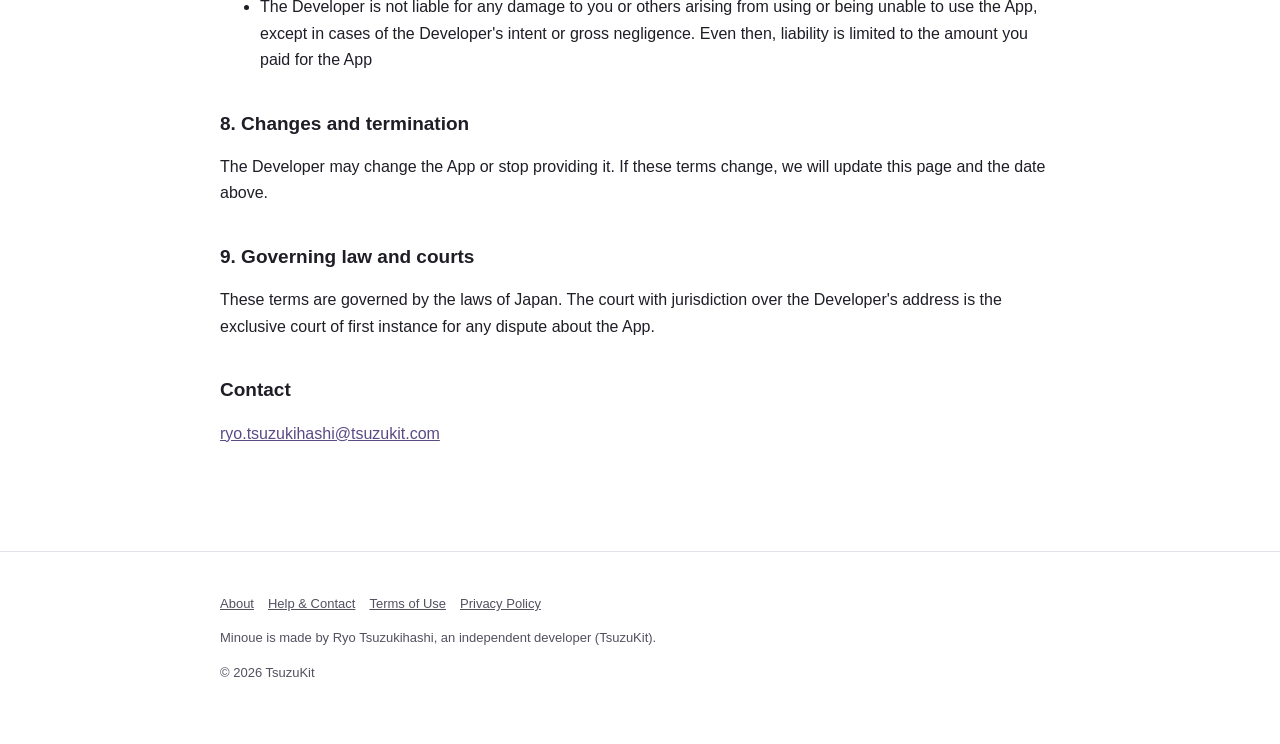
<file: terms.html>
<!DOCTYPE html>
<html lang="ja" data-title-ja="利用規約 - みのうえ" data-title-en="Terms of Use - Minoue">
<head>
<meta charset="UTF-8">
<meta name="viewport" content="width=device-width, initial-scale=1">
<script>(function(){var l=navigator.languages&&navigator.languages.length?navigator.languages:[navigator.language||"ja"],p="en";for(var i=0;i<l.length;i++){var c=String(l[i]).toLowerCase();if(c.indexOf("ja")===0){p="ja";break}if(c.indexOf("en")===0){p="en";break}}var d=document.documentElement;d.lang=p;var t=d.getAttribute("data-title-"+p);if(t){document.title=t}})();</script>
<title>利用規約 - みのうえ</title>
<meta name="description" content="みのうえの利用規約。 / Terms of Use for Minoue.">
<meta property="og:title" content="利用規約 - みのうえ">
<meta property="og:description" content="みのうえの利用規約。">
<meta property="og:type" content="website">
<meta property="og:url" content="https://minoue.tsuzukit.com/terms.html">
<meta property="og:image" content="https://minoue.tsuzukit.com/assets/og.jpg">
<link rel="icon" href="assets/icon.png">
<link rel="apple-touch-icon" href="assets/icon.png">
<link rel="stylesheet" href="style.css">
</head>
<body>
<div data-l="ja" lang="ja">
<header class="site"><div class="wrap">
<a class="brand" href="./"><img src="assets/icon.png" alt="" width="32" height="32">みのうえ</a>
<nav class="site"><a href="./">紹介</a><a href="support.html">使い方</a><a href="privacy.html">プライバシー</a></nav>
</div></header>
<main class="wrap">
<article class="doc">
<p class="eyebrow">TERMS OF SERVICE</p>
<h1>利用規約</h1>
<p class="meta">みのうえ／制定日 2026年11月19日／改定日 2026年11月19日</p>
<p>この規約は、續橋涼（個人開発者 / TsuzuKit。以下「開発者」）が提供する iPhone・iPad・Android アプリ「みのうえ」（以下「本アプリ」）を使うときの決まりです。本アプリを使った時点で、この規約に同意したものとします。</p>
<h2>第1条（適用）</h2>
<p>この規約は、本アプリを使うすべての方（以下「利用者」）に適用されます。App Store から入れた本アプリには、Apple が定める<a href="https://www.apple.com/legal/internet-services/itunes/dev/stdeula/">標準のライセンス契約（EULA）</a>も、Google Play から入れた本アプリには Google Play の利用規約も、あわせて適用されます。この規約とそれらが食い違うときは、この規約を優先します。</p>
<h2>第2条（本アプリについて）</h2>
<ul>
<li>本アプリは、利用者が入れた内容から、履歴書・職務経歴書・送付状を作り、PDF にする道具です</li>
<li>本アプリの様式は、厚生労働省の履歴書様式例などを参考にしたものです。応募先が求める様式に合うことを約束するものではありません。応募先の指定がある場合は、それに従ってください</li>
<li>満年齢・和暦・学歴の年の案内は計算で出すものです。書類を出す前に、利用者が内容を確かめてください</li>
<li>アカウント登録やログインはありません</li>
</ul>
<h2>第3条（料金）</h2>
<ul>
<li>本アプリは、App Store・Google Play で購入する買い切りの有料アプリです。価格はストアに表示されるものが正です</li>
<li>アプリ内課金、サブスクリプション、広告はありません。購入したあとに追加の支払いを求めることはありません</li>
<li>同じ Apple アカウント・Google アカウントであれば、機種変更やアプリの入れ直しのときに、もう一度お支払いいただかずにダウンロードできます</li>
<li>返金は Apple・Google の規定に従います。開発者が直接返金することはできません</li>
</ul>
<h2>第4条（禁止事項）</h2>
<p>本アプリを使うとき、次のことをしてはいけません。</p>
<ul>
<li>法令や公序良俗に反すること、偽りの経歴の書類を作ること</li>
<li>本アプリを分解・解析・改変すること</li>
<li>本アプリを正規の方法以外で入手したり、配ったりすること</li>
<li>そのほか、開発者が不適切と判断すること</li>
</ul>
<h2>第5条（知的財産）</h2>
<p>本アプリの画面・絵・書式についての権利は、開発者にあります。利用者が作った書類の内容は、利用者のものです。</p>
<h2>第6条（データ）</h2>
<p>履歴書の中身・写真・設定は、利用者の端末と、利用者の iCloud Drive の控えに保存されます。開発者はその控えを持っていません。大切な書類は、控えのファイルも書き出しておいてください。端末の故障や紛失、アプリの削除などで消えても、開発者は元に戻すことができません。</p>
<h2>第7条（免責事項）</h2>
<ul>
<li>本アプリは、そのままの状態で提供します。開発者は、本アプリに誤りがないこと、いつでも使えること、特定の目的に合うことを保証しません</li>
<li>iCloud Drive の控えは Apple のサービスを使うため、Apple の都合で遅れたり止まったりすることがあります</li>
<li>本アプリを使ったこと、または使えなかったことで利用者や周りの人に損害が生じても、開発者に故意または重大な過失がある場合を除き、開発者は責任を負いません。責任を負う場合も、利用者が本アプリに支払った金額を上限とします</li>
</ul>
<h2>第8条（変更と終了）</h2>
<p>開発者は、本アプリの内容を変えること、提供を終えることがあります。この規約を変えるときは、このページを書きかえ、上の改定日を新しくします。</p>
<h2>第9条（準拠法と裁判所）</h2>
<p>この規約は日本法に従います。本アプリについての争いは、開発者の住所地を管轄する裁判所を、第一審の専属的な合意管轄裁判所とします。</p>
<h2>お問い合わせ</h2>
<p><a href="mailto:ryo.tsuzukihashi@tsuzukit.com">ryo.tsuzukihashi@tsuzukit.com</a></p>
</article>
</main>
<footer class="site"><div class="wrap">
<p><a href="./">紹介</a><a href="support.html">使い方とお問い合わせ</a><a href="terms.html">利用規約</a><a href="privacy.html">プライバシーポリシー</a></p>
<p>みのうえは、個人開発者の續橋涼（TsuzuKit）が作っているアプリです。</p>
<p>© 2026 TsuzuKit</p>
</div></footer>
</div>
<div data-l="en" lang="en">
<header class="site"><div class="wrap">
<a class="brand" href="./"><img src="assets/icon.png" alt="" width="32" height="32">Minoue</a>
<nav class="site"><a href="./">About</a><a href="support.html">Help</a><a href="privacy.html">Privacy</a></nav>
</div></header>
<main class="wrap">
<article class="doc">
<p class="eyebrow">TERMS OF USE</p>
<h1>Terms of Use</h1>
<p class="meta">Minoue / Effective November 19, 2026 / Last updated November 19, 2026</p>
<p>These terms apply when you use Minoue (the "App"), an iPhone, iPad and Android app provided by Ryo Tsuzukihashi (independent developer / TsuzuKit, the "Developer"). By using the App you agree to these terms.</p>
<h2>1. Scope</h2>
<p>These terms apply to everyone who uses the App. If you got the App from the App Store, Apple's <a href="https://www.apple.com/legal/internet-services/itunes/dev/stdeula/">Licensed Application End User License Agreement</a> also applies; if you got it from Google Play, the Google Play Terms of Service also apply. If they conflict with these terms, these terms take priority.</p>
<h2>2. About the App</h2>
<ul>
<li>The App creates Japanese resumes, career history documents and cover letters from what you enter, and saves them as PDFs</li>
<li>The layouts are based on examples such as the Ministry of Health, Labour and Welfare's resume example. The Developer does not promise that they meet the format a company asks for; follow the company's instructions when there are any</li>
<li>Ages, Japanese era years and suggested school years are calculated. Check the content before submitting a document</li>
<li>There is no account or sign-in</li>
</ul>
<h2>3. Price</h2>
<ul>
<li>The App is a one-time paid purchase on the App Store and Google Play. The price shown in the store applies</li>
<li>There are no in-app purchases, subscriptions or ads, and no further payments are ever requested</li>
<li>With the same Apple Account or Google Account, you can download the App again on a new device without paying again</li>
<li>Refunds follow Apple's and Google's policies. The Developer cannot issue refunds directly</li>
</ul>
<h2>4. Prohibited use</h2>
<ul>
<li>Anything illegal or offensive, including making documents with a false history</li>
<li>Decompiling, analyzing or modifying the App</li>
<li>Getting or distributing the App by any means other than the official stores</li>
<li>Anything else the Developer considers inappropriate</li>
</ul>
<h2>5. Intellectual property</h2>
<p>Rights in the App's screens, illustrations, layouts and name belong to the Developer. The content of documents you create belongs to you.</p>
<h2>6. Your data</h2>
<p>Your resume content, photos and settings are stored on your device and in your own iCloud Drive backups. Please also export backup files of important documents. The Developer keeps no copy and cannot restore them if they are lost through device failure, loss or deleting the App.</p>
<h2>7. Disclaimer</h2>
<ul>
<li>The App is provided as is. The Developer does not guarantee that it is free of errors, always available or fit for a particular purpose</li>
<li>iCloud Drive backups use Apple services and may be delayed or stop because of Apple</li>
<li>The Developer is not liable for any damage to you or others arising from using or being unable to use the App, except in cases of the Developer's intent or gross negligence. Even then, liability is limited to the amount you paid for the App</li>
</ul>
<h2>8. Changes and termination</h2>
<p>The Developer may change the App or stop providing it. If these terms change, we will update this page and the date above.</p>
<h2>9. Governing law and courts</h2>
<p>These terms are governed by the laws of Japan. The court with jurisdiction over the Developer's address is the exclusive court of first instance for any dispute about the App.</p>
<h2>Contact</h2>
<p><a href="mailto:ryo.tsuzukihashi@tsuzukit.com">ryo.tsuzukihashi@tsuzukit.com</a></p>
</article>
</main>
<footer class="site"><div class="wrap">
<p><a href="./">About</a><a href="support.html">Help & Contact</a><a href="terms.html">Terms of Use</a><a href="privacy.html">Privacy Policy</a></p>
<p>Minoue is made by Ryo Tsuzukihashi, an independent developer (TsuzuKit).</p>
<p>© 2026 TsuzuKit</p>
</div></footer>
</div>
</body>
</html>
</file>
<file: style.css>
/* みのうえ — 白い地・墨の文字・藤色の差し色（白の上で 4.5:1 以上） */
:root {
  --paper: #ffffff; --card: #f6f4fa; --ink: #1f1d26; --sub: #545060; --line: #e4e0ee;
  --vermilion: #5b4b85; --vermilion-soft: #ece8f6; --navy: #5b4b85; --correct: #5b4b85;
}
@media (prefers-color-scheme: dark) {
  :root { --paper: #121118; --card: #1c1a24; --ink: #f3f1f8; --sub: #b8b3c6; --line: #2d2a38;
    --vermilion: #b9aedb; --vermilion-soft: #2a2440; --navy: #cfc6ea; --correct: #b9aedb; }
}
* { box-sizing: border-box; }
html { -webkit-text-size-adjust: 100%; }
body { margin: 0; background: var(--paper); color: var(--ink); line-height: 1.8;
  font-family: -apple-system, BlinkMacSystemFont, "Hiragino Sans", "Hiragino Kaku Gothic ProN", "Noto Sans JP", sans-serif; }
a { color: var(--navy); }
.wrap { max-width: 880px; margin: 0 auto; padding: 0 20px; }
header.site { border-bottom: 1px solid var(--line); background: var(--paper); position: sticky; top: 0; z-index: 5; }
header.site .wrap { display: flex; align-items: center; gap: 16px; min-height: 56px; }
.brand { display: flex; align-items: center; gap: 10px; font-weight: 800; text-decoration: none; color: var(--ink); margin-right: auto; }
.brand img { width: 32px; height: 32px; border-radius: 8px; }
nav.site a { font-size: 14px; text-decoration: none; color: var(--sub); margin-left: 14px; white-space: nowrap; }
nav.site a:hover { color: var(--ink); }
.hero { padding: 56px 0 40px; display: grid; gap: 32px; align-items: center; }
@media (min-width: 760px) { .hero { grid-template-columns: 1.1fr 0.9fr; } }
.eyebrow { color: var(--vermilion); font-weight: 700; font-size: 14px; letter-spacing: 0.04em; }
h1 { font-size: clamp(30px, 6vw, 46px); line-height: 1.35; margin: 8px 0 16px; letter-spacing: 0.01em; }
h2 { font-size: 24px; margin: 56px 0 16px; line-height: 1.5; }
h3 { font-size: 17px; margin: 0 0 6px; }
.lead { font-size: 17px; color: var(--sub); }
.cta { display: inline-block; margin-top: 20px; background: var(--vermilion); color: #ffffff; font-weight: 700; text-decoration: none;
  padding: 14px 26px; border-radius: 16px; }
.note { font-size: 13px; color: var(--sub); }
.hero img { width: 100%; max-width: 320px; height: auto; justify-self: center; }
.grid { display: grid; gap: 14px; }
@media (min-width: 700px) { .grid.two { grid-template-columns: 1fr 1fr; } .grid.three { grid-template-columns: repeat(3, 1fr); } }
.card { background: var(--card); border: 1px solid var(--line); border-radius: 18px; padding: 20px; }
.card.em { background: var(--vermilion-soft); border-color: transparent; }
.steps { counter-reset: step; }
.steps .card { position: relative; padding-left: 62px; }
.steps .card::before { counter-increment: step; content: counter(step); position: absolute; left: 18px; top: 18px; width: 32px; height: 32px;
  border-radius: 50%; border: 2.5px solid var(--vermilion); color: var(--vermilion); font-weight: 800; display: grid; place-items: center; }
table { width: 100%; border-collapse: collapse; background: var(--card); border: 1px solid var(--line); border-radius: 14px; overflow: hidden; }
th, td { text-align: left; padding: 12px 14px; border-bottom: 1px solid var(--line); vertical-align: top; font-size: 15px; }
th { width: 34%; color: var(--sub); font-weight: 600; }
tr:last-child th, tr:last-child td { border-bottom: none; }
.doc { padding: 40px 0 24px; }
.doc h1 { font-size: 30px; }
.doc h2 { font-size: 19px; margin: 36px 0 10px; }
.doc .meta { color: var(--sub); font-size: 14px; }
.doc .summary { background: var(--vermilion-soft); border-radius: 16px; padding: 18px 20px; margin: 20px 0; }
details { background: var(--card); border: 1px solid var(--line); border-radius: 14px; padding: 14px 18px; }
details + details { margin-top: 10px; }
summary { font-weight: 700; cursor: pointer; }
footer.site { border-top: 1px solid var(--line); margin-top: 64px; padding: 28px 0 48px; color: var(--sub); font-size: 13px; }
footer.site a { color: var(--sub); margin-right: 14px; }
.qid { font-family: ui-monospace, SFMono-Regular, Menlo, monospace; background: var(--card); border: 1px solid var(--line);
  border-radius: 8px; padding: 2px 8px; }
/* 端末の言語に合うほうだけ見せる（build.py が両方を1ページに入れる） */
html[lang="ja"] [data-l="en"], html[lang="en"] [data-l="ja"] { display: none; }
[lang="en"] { line-height: 1.65; }
[lang="en"] h1 { line-height: 1.2; }
[lang="en"] nav.site a { font-size: 13px; margin-left: 10px; }
@media (max-width: 480px) { nav.site a { font-size: 12px; margin-left: 8px; } header.site .wrap { gap: 4px; } .brand { gap: 7px; font-size: 15px; } }
.brand { white-space: nowrap; flex-shrink: 0; }
/* 幅の狭い画面では、上の帯の「紹介」を出さない（左のアプリ名が同じ行き先） */
@media (max-width: 480px) { nav.site a:first-child { display: none; } }
</file>
